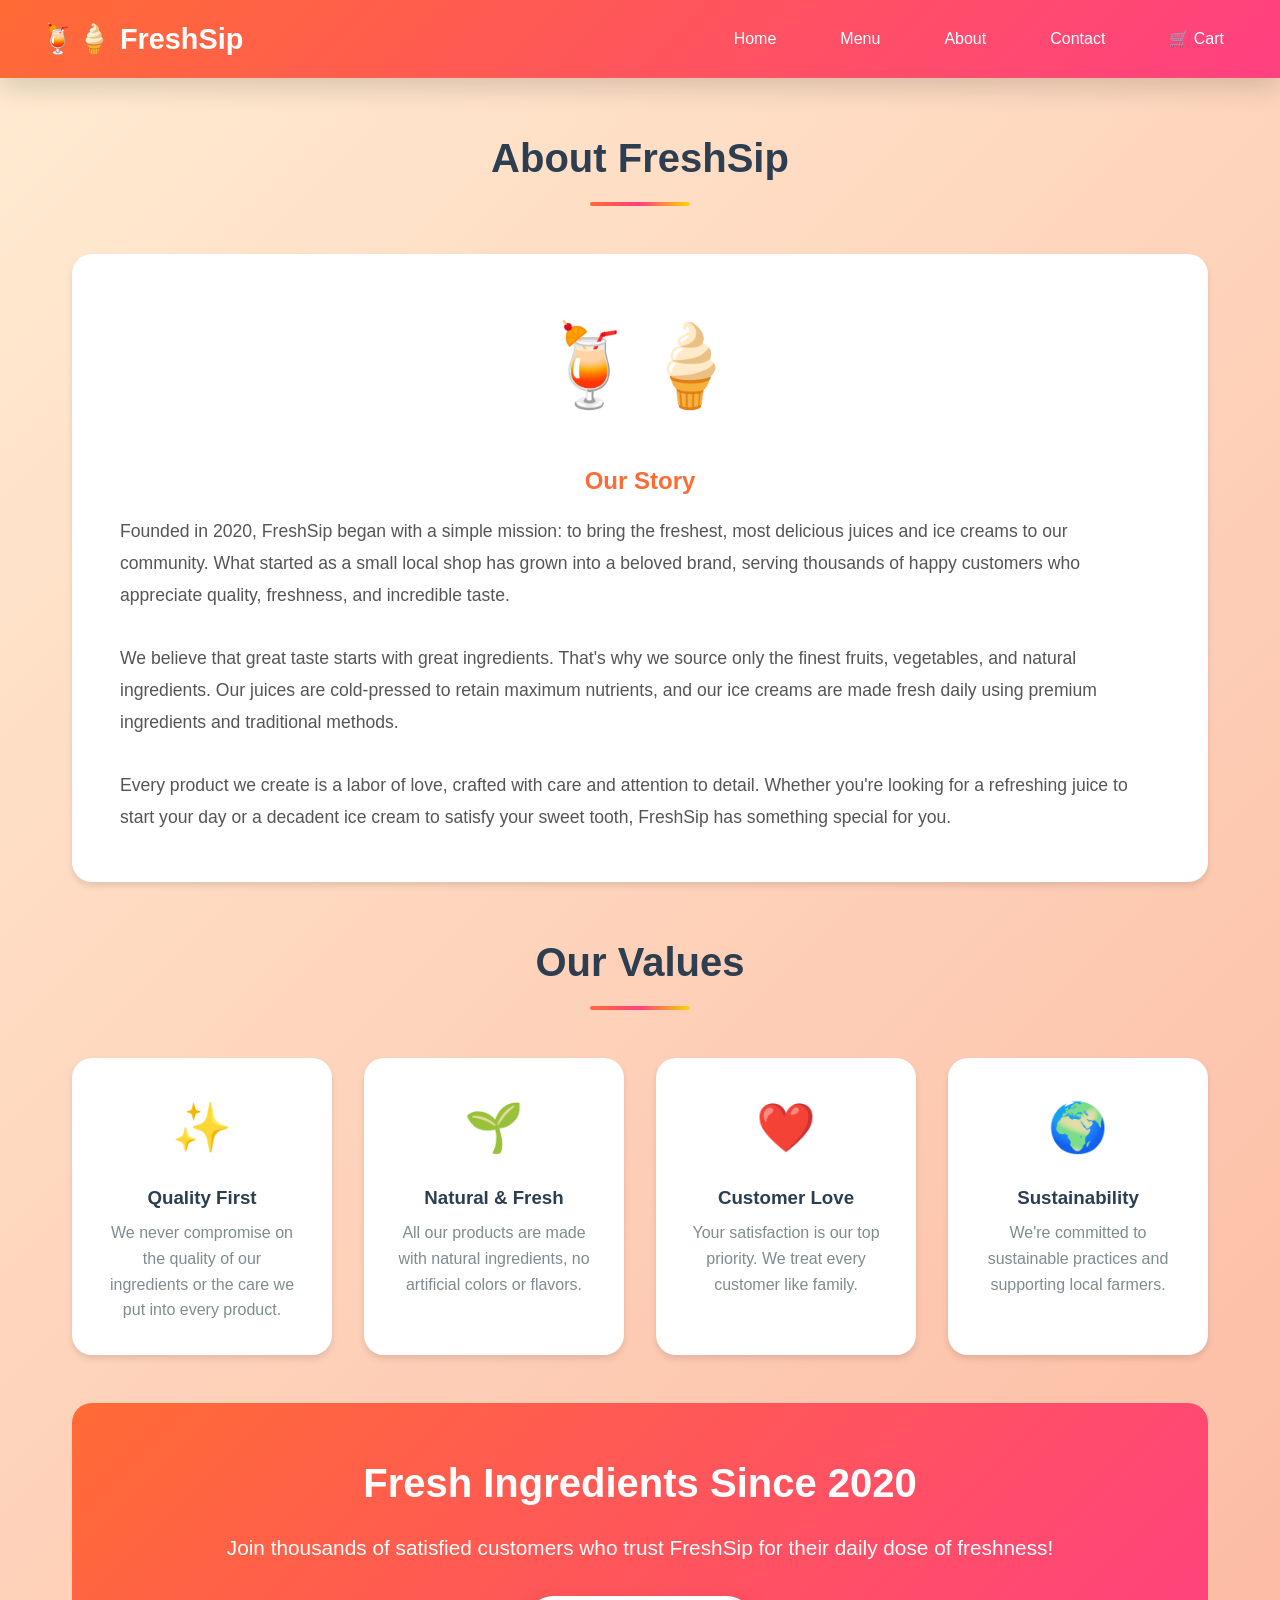
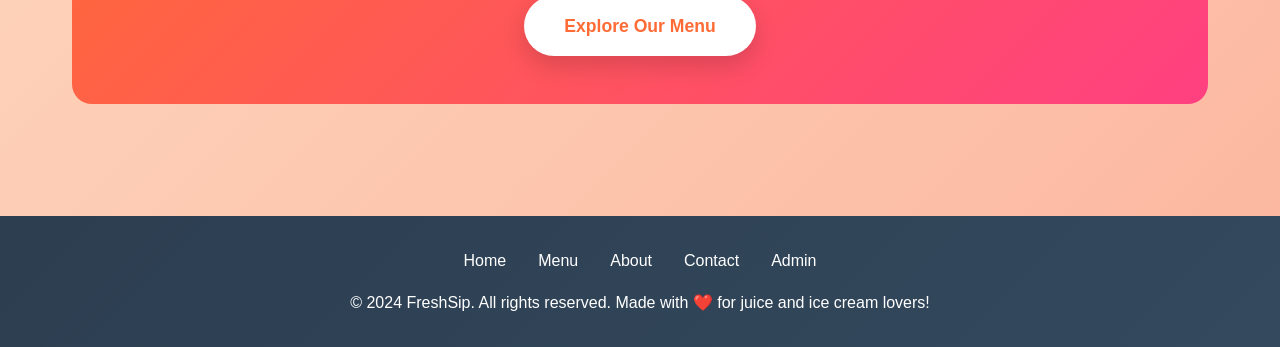
<file: Jucie app/about.html>
<!DOCTYPE html>
<html lang="en">
<head>
    <meta charset="UTF-8">
    <meta name="viewport" content="width=device-width, initial-scale=1.0">
    <title>About Us - FreshSip</title>
    <link rel="stylesheet" href="css/style.css">
</head>
<body>
    <!-- Navigation -->
    <nav class="navbar">
        <div class="nav-container">
            <a href="index.html" class="logo">🍹🍦 FreshSip</a>
            <ul class="nav-links">
                <li><a href="index.html">Home</a></li>
                <li><a href="menu.html">Menu</a></li>
                <li><a href="about.html">About</a></li>
                <li><a href="contact.html">Contact</a></li>
                <li class="cart-badge">
                    <a href="cart.html">🛒 Cart</a>
                    <span class="cart-count" id="cartCount">0</span>
                </li>
            </ul>
        </div>
    </nav>

    <div class="container">
        <h1 class="section-title">About FreshSip</h1>

        <div style="background: white; padding: 3rem; border-radius: 20px; box-shadow: var(--shadow); margin-bottom: 3rem;">
            <div style="text-align: center; margin-bottom: 2rem;">
                <span style="font-size: 5rem;">🍹🍦</span>
            </div>
            
            <h2 style="color: var(--orange); margin-bottom: 1rem; text-align: center;">Our Story</h2>
            <p style="font-size: 1.1rem; line-height: 1.8; color: #555; margin-bottom: 2rem;">
                Founded in 2020, FreshSip began with a simple mission: to bring the freshest, most delicious juices 
                and ice creams to our community. What started as a small local shop has grown into a beloved brand, 
                serving thousands of happy customers who appreciate quality, freshness, and incredible taste.
            </p>
            
            <p style="font-size: 1.1rem; line-height: 1.8; color: #555; margin-bottom: 2rem;">
                We believe that great taste starts with great ingredients. That's why we source only the finest 
                fruits, vegetables, and natural ingredients. Our juices are cold-pressed to retain maximum nutrients, 
                and our ice creams are made fresh daily using premium ingredients and traditional methods.
            </p>

            <p style="font-size: 1.1rem; line-height: 1.8; color: #555;">
                Every product we create is a labor of love, crafted with care and attention to detail. Whether 
                you're looking for a refreshing juice to start your day or a decadent ice cream to satisfy your 
                sweet tooth, FreshSip has something special for you.
            </p>
        </div>

        <h2 class="section-title">Our Values</h2>
        <div class="features">
            <div class="feature-card">
                <div class="feature-icon">✨</div>
                <h3>Quality First</h3>
                <p>We never compromise on the quality of our ingredients or the care we put into every product.</p>
            </div>
            <div class="feature-card">
                <div class="feature-icon">🌱</div>
                <h3>Natural & Fresh</h3>
                <p>All our products are made with natural ingredients, no artificial colors or flavors.</p>
            </div>
            <div class="feature-card">
                <div class="feature-icon">❤️</div>
                <h3>Customer Love</h3>
                <p>Your satisfaction is our top priority. We treat every customer like family.</p>
            </div>
            <div class="feature-card">
                <div class="feature-icon">🌍</div>
                <h3>Sustainability</h3>
                <p>We're committed to sustainable practices and supporting local farmers.</p>
            </div>
        </div>

        <div style="background: linear-gradient(135deg, var(--orange), var(--pink)); padding: 3rem; border-radius: 20px; text-align: center; color: white; margin-top: 3rem;">
            <h2 style="font-size: 2.5rem; margin-bottom: 1rem;">Fresh Ingredients Since 2020</h2>
            <p style="font-size: 1.3rem; margin-bottom: 2rem;">Join thousands of satisfied customers who trust FreshSip for their daily dose of freshness!</p>
            <a href="menu.html" class="btn" style="background: white; color: var(--orange);">Explore Our Menu</a>
        </div>
    </div>

    <!-- Footer -->
    <footer class="footer">
        <div class="footer-links">
            <a href="index.html">Home</a>
            <a href="menu.html">Menu</a>
            <a href="about.html">About</a>
            <a href="contact.html">Contact</a>
            <a href="admin.html">Admin</a>
        </div>
        <p>&copy; 2024 FreshSip. All rights reserved. Made with ❤️ for juice and ice cream lovers!</p>
    </footer>

    <script src="js/cart.js"></script>
    <script src="js/main.js"></script>
</body>
</html>
</file>
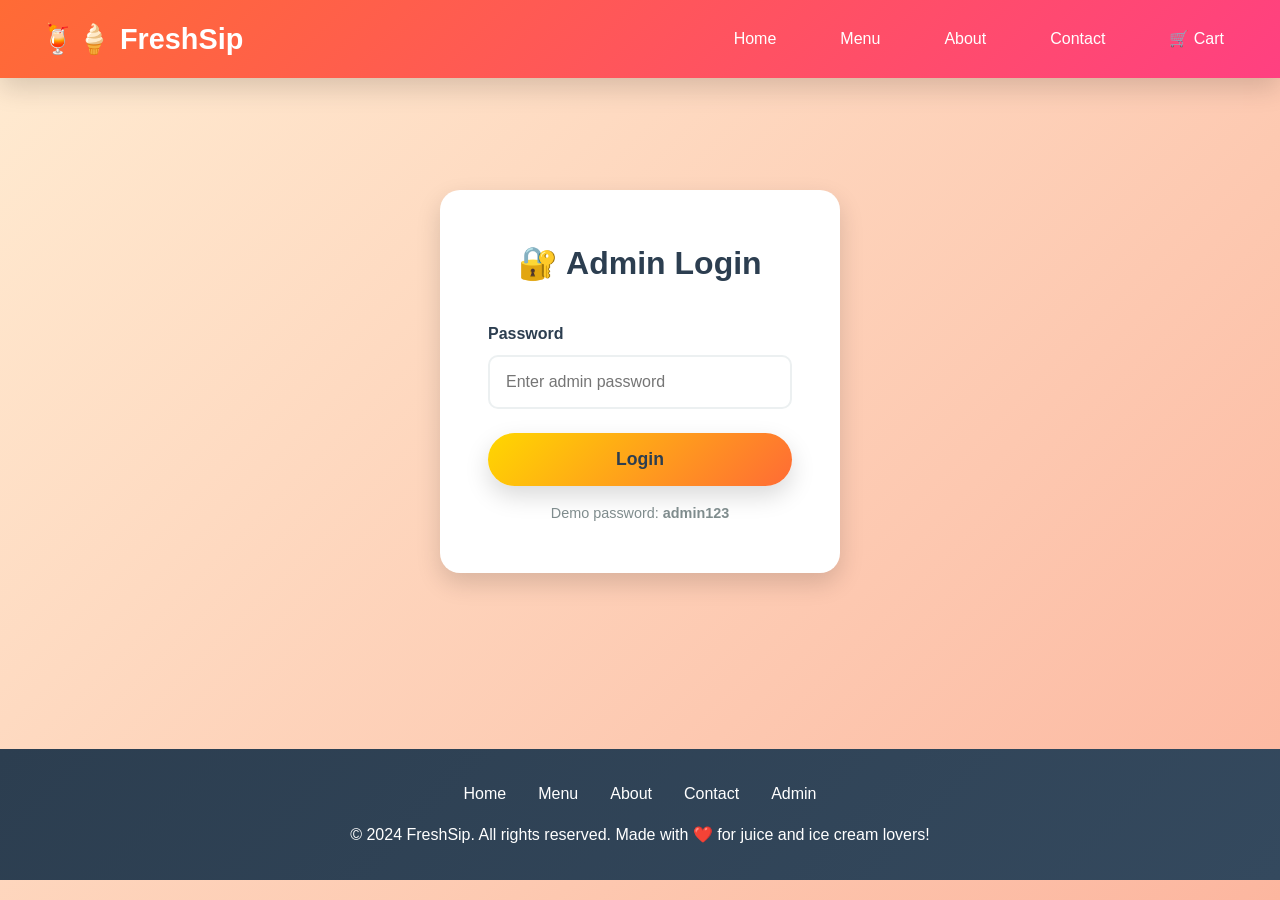
<file: Jucie app/admin.html>
<!DOCTYPE html>
<html lang="en">
<head>
    <meta charset="UTF-8">
    <meta name="viewport" content="width=device-width, initial-scale=1.0">
    <title>Admin Dashboard - FreshSip</title>
    <link rel="stylesheet" href="css/style.css">
</head>
<body>
    <!-- Navigation -->
    <nav class="navbar">
        <div class="nav-container">
            <a href="index.html" class="logo">🍹🍦 FreshSip</a>
            <ul class="nav-links">
                <li><a href="index.html">Home</a></li>
                <li><a href="menu.html">Menu</a></li>
                <li><a href="about.html">About</a></li>
                <li><a href="contact.html">Contact</a></li>
                <li class="cart-badge">
                    <a href="cart.html">🛒 Cart</a>
                    <span class="cart-count" id="cartCount">0</span>
                </li>
            </ul>
        </div>
    </nav>

    <div class="container">
        <!-- Login Screen -->
        <div id="loginScreen">
            <div style="max-width: 400px; margin: 4rem auto; background: white; padding: 3rem; border-radius: 20px; box-shadow: var(--shadow-lg);">
                <h1 style="text-align: center; color: var(--dark); margin-bottom: 2rem;">🔐 Admin Login</h1>
                <form id="loginForm">
                    <div class="form-group">
                        <label for="adminPassword">Password</label>
                        <input type="password" id="adminPassword" placeholder="Enter admin password" required>
                    </div>
                    <button type="submit" class="btn" style="width: 100%;">Login</button>
                    <p style="text-align: center; margin-top: 1rem; color: #7f8c8d; font-size: 0.9rem;">
                        Demo password: <strong>admin123</strong>
                    </p>
                </form>
            </div>
        </div>

        <!-- Admin Dashboard -->
        <div id="adminDashboard" style="display: none;">
            <div style="display: flex; justify-content: space-between; align-items: center; margin-bottom: 2rem;">
                <h1 class="section-title" style="margin: 0;">Admin Dashboard</h1>
                <button onclick="logout()" class="btn btn-secondary">Logout</button>
            </div>

            <!-- Tabs -->
            <div class="filter-tabs" style="margin-bottom: 2rem;">
                <button class="tab-btn active" onclick="showTab('products')">📦 Products</button>
                <button class="tab-btn" onclick="showTab('orders')">📋 Orders</button>
                <button class="tab-btn" onclick="showTab('contacts')">📧 Messages</button>
            </div>

            <!-- Products Tab -->
            <div id="productsTab" class="admin-tab">
                <div style="background: white; padding: 2rem; border-radius: 20px; box-shadow: var(--shadow); margin-bottom: 2rem;">
                    <h2 style="margin-bottom: 1.5rem; color: var(--dark);">Add New Product</h2>
                    <form id="addProductForm" style="display: grid; grid-template-columns: repeat(auto-fit, minmax(200px, 1fr)); gap: 1rem;">
                        <div class="form-group" style="margin: 0;">
                            <label>Product Name</label>
                            <input type="text" name="name" required>
                        </div>
                        <div class="form-group" style="margin: 0;">
                            <label>Category</label>
                            <select name="category" required>
                                <option value="juice">Juice</option>
                                <option value="icecream">Ice Cream</option>
                            </select>
                        </div>
                        <div class="form-group" style="margin: 0;">
                            <label>Price ($)</label>
                            <input type="number" name="price" step="0.01" min="0" required>
                        </div>
                        <div class="form-group" style="margin: 0;">
                            <label>Emoji</label>
                            <input type="text" name="emoji" placeholder="🍹" required>
                        </div>
                        <div class="form-group" style="margin: 0; grid-column: 1 / -1;">
                            <label>Description</label>
                            <input type="text" name="description" required>
                        </div>
                        <button type="submit" class="btn" style="grid-column: 1 / -1;">Add Product</button>
                    </form>
                </div>

                <div class="admin-table">
                    <h2 style="padding: 1.5rem; margin: 0; background: linear-gradient(135deg, var(--orange), var(--pink)); color: white; border-radius: 20px 20px 0 0;">
                        Product List
                    </h2>
                    <div id="productsTableContainer" style="overflow-x: auto;">
                        <div class="loading" style="padding: 2rem;">Loading products...</div>
                    </div>
                </div>
            </div>

            <!-- Orders Tab -->
            <div id="ordersTab" class="admin-tab" style="display: none;">
                <div class="admin-table">
                    <h2 style="padding: 1.5rem; margin: 0; background: linear-gradient(135deg, var(--green), var(--pink)); color: white; border-radius: 20px 20px 0 0;">
                        Orders List
                    </h2>
                    <div id="ordersTableContainer" style="overflow-x: auto;">
                        <div class="loading" style="padding: 2rem;">Loading orders...</div>
                    </div>
                </div>
            </div>

            <!-- Contacts Tab -->
            <div id="contactsTab" class="admin-tab" style="display: none;">
                <div class="admin-table">
                    <h2 style="padding: 1.5rem; margin: 0; background: linear-gradient(135deg, var(--yellow), var(--pink)); color: white; border-radius: 20px 20px 0 0;">
                        Contact Messages
                    </h2>
                    <div id="contactsTableContainer" style="overflow-x: auto;">
                        <div class="loading" style="padding: 2rem;">Loading messages...</div>
                    </div>
                </div>
            </div>
        </div>
    </div>

    <!-- Footer -->
    <footer class="footer">
        <div class="footer-links">
            <a href="index.html">Home</a>
            <a href="menu.html">Menu</a>
            <a href="about.html">About</a>
            <a href="contact.html">Contact</a>
            <a href="admin.html">Admin</a>
        </div>
        <p>&copy; 2024 FreshSip. All rights reserved. Made with ❤️ for juice and ice cream lovers!</p>
    </footer>

    <script src="js/cart.js"></script>
    <script src="js/main.js"></script>
    <script>
        const ADMIN_PASSWORD = 'admin123';
        
        // Check if already logged in
        if (localStorage.getItem('adminLoggedIn') === 'true') {
            showDashboard();
        }

        // Handle login
        document.getElementById('loginForm').addEventListener('submit', function(e) {
            e.preventDefault();
            const password = document.getElementById('adminPassword').value;
            
            if (password === ADMIN_PASSWORD) {
                localStorage.setItem('adminLoggedIn', 'true');
                showDashboard();
            } else {
                alert('Incorrect password!');
            }
        });

        function showDashboard() {
            document.getElementById('loginScreen').style.display = 'none';
            document.getElementById('adminDashboard').style.display = 'block';
            loadProducts();
            loadOrders();
            loadContacts();
        }

        function logout() {
            localStorage.removeItem('adminLoggedIn');
            location.reload();
        }

        function showTab(tabName) {
            // Hide all tabs
            document.querySelectorAll('.admin-tab').forEach(tab => tab.style.display = 'none');
            
            // Remove active class from all buttons
            document.querySelectorAll('.filter-tabs .tab-btn').forEach(btn => btn.classList.remove('active'));
            
            // Show selected tab
            document.getElementById(tabName + 'Tab').style.display = 'block';
            event.target.classList.add('active');
        }

        // Load Products
        async function loadProducts() {
            try {
                const response = await fetch('tables/products?limit=100');
                const data = await response.json();
                
                const container = document.getElementById('productsTableContainer');
                
                if (data.data && data.data.length > 0) {
                    container.innerHTML = `
                        <table>
                            <thead>
                                <tr>
                                    <th>Emoji</th>
                                    <th>Name</th>
                                    <th>Category</th>
                                    <th>Price</th>
                                    <th>Description</th>
                                    <th>Actions</th>
                                </tr>
                            </thead>
                            <tbody>
                                ${data.data.map(product => `
                                    <tr>
                                        <td style="font-size: 2rem;">${product.emoji}</td>
                                        <td>${product.name}</td>
                                        <td style="text-transform: capitalize;">${product.category}</td>
                                        <td>${formatCurrency(product.price)}</td>
                                        <td>${product.description}</td>
                                        <td>
                                            <button class="delete-btn" onclick="deleteProduct('${product.id}')">Delete</button>
                                        </td>
                                    </tr>
                                `).join('')}
                            </tbody>
                        </table>
                    `;
                } else {
                    container.innerHTML = '<p style="padding: 2rem; text-align: center;">No products found.</p>';
                }
            } catch (error) {
                console.error('Error loading products:', error);
            }
        }

        // Add Product
        document.getElementById('addProductForm').addEventListener('submit', async function(e) {
            e.preventDefault();
            
            const formData = new FormData(e.target);
            const productData = Object.fromEntries(formData.entries());
            productData.price = parseFloat(productData.price);

            try {
                const response = await fetch('tables/products', {
                    method: 'POST',
                    headers: { 'Content-Type': 'application/json' },
                    body: JSON.stringify(productData)
                });

                if (response.ok) {
                    showNotification('✅ Product added successfully!');
                    e.target.reset();
                    loadProducts();
                } else {
                    alert('Error adding product');
                }
            } catch (error) {
                console.error('Error adding product:', error);
                alert('Error adding product');
            }
        });

        // Delete Product
        async function deleteProduct(id) {
            if (!confirm('Are you sure you want to delete this product?')) return;

            try {
                const response = await fetch(`tables/products/${id}`, {
                    method: 'DELETE'
                });

                if (response.ok) {
                    showNotification('✅ Product deleted successfully!');
                    loadProducts();
                } else {
                    alert('Error deleting product');
                }
            } catch (error) {
                console.error('Error deleting product:', error);
                alert('Error deleting product');
            }
        }

        // Load Orders
        async function loadOrders() {
            try {
                const response = await fetch('tables/orders?limit=100&sort=-created_at');
                const data = await response.json();
                
                const container = document.getElementById('ordersTableContainer');
                
                if (data.data && data.data.length > 0) {
                    container.innerHTML = `
                        <table>
                            <thead>
                                <tr>
                                    <th>Order #</th>
                                    <th>Customer</th>
                                    <th>Email</th>
                                    <th>Phone</th>
                                    <th>Type</th>
                                    <th>Total</th>
                                    <th>Status</th>
                                    <th>Date</th>
                                    <th>Actions</th>
                                </tr>
                            </thead>
                            <tbody>
                                ${data.data.map(order => `
                                    <tr>
                                        <td><strong>${order.orderNumber}</strong></td>
                                        <td>${order.customerName}</td>
                                        <td>${order.customerEmail}</td>
                                        <td>${order.customerPhone}</td>
                                        <td>${order.orderType}</td>
                                        <td><strong>${formatCurrency(order.total)}</strong></td>
                                        <td><span style="background: var(--yellow); padding: 0.3rem 0.8rem; border-radius: 15px; font-size: 0.85rem;">${order.status}</span></td>
                                        <td>${formatDate(order.created_at)}</td>
                                        <td>
                                            <button class="delete-btn" onclick="deleteOrder('${order.id}')">Delete</button>
                                        </td>
                                    </tr>
                                `).join('')}
                            </tbody>
                        </table>
                    `;
                } else {
                    container.innerHTML = '<p style="padding: 2rem; text-align: center;">No orders yet.</p>';
                }
            } catch (error) {
                console.error('Error loading orders:', error);
            }
        }

        // Delete Order
        async function deleteOrder(id) {
            if (!confirm('Are you sure you want to delete this order?')) return;

            try {
                const response = await fetch(`tables/orders/${id}`, {
                    method: 'DELETE'
                });

                if (response.ok) {
                    showNotification('✅ Order deleted successfully!');
                    loadOrders();
                } else {
                    alert('Error deleting order');
                }
            } catch (error) {
                console.error('Error deleting order:', error);
                alert('Error deleting order');
            }
        }

        // Load Contacts
        async function loadContacts() {
            try {
                const response = await fetch('tables/contacts?limit=100&sort=-created_at');
                const data = await response.json();
                
                const container = document.getElementById('contactsTableContainer');
                
                if (data.data && data.data.length > 0) {
                    container.innerHTML = `
                        <table>
                            <thead>
                                <tr>
                                    <th>Name</th>
                                    <th>Email</th>
                                    <th>Message</th>
                                    <th>Date</th>
                                    <th>Actions</th>
                                </tr>
                            </thead>
                            <tbody>
                                ${data.data.map(contact => `
                                    <tr>
                                        <td><strong>${contact.name}</strong></td>
                                        <td>${contact.email}</td>
                                        <td>${contact.message}</td>
                                        <td>${formatDate(contact.created_at)}</td>
                                        <td>
                                            <button class="delete-btn" onclick="deleteContact('${contact.id}')">Delete</button>
                                        </td>
                                    </tr>
                                `).join('')}
                            </tbody>
                        </table>
                    `;
                } else {
                    container.innerHTML = '<p style="padding: 2rem; text-align: center;">No messages yet.</p>';
                }
            } catch (error) {
                console.error('Error loading contacts:', error);
            }
        }

        // Delete Contact
        async function deleteContact(id) {
            if (!confirm('Are you sure you want to delete this message?')) return;

            try {
                const response = await fetch(`tables/contacts/${id}`, {
                    method: 'DELETE'
                });

                if (response.ok) {
                    showNotification('✅ Message deleted successfully!');
                    loadContacts();
                } else {
                    alert('Error deleting message');
                }
            } catch (error) {
                console.error('Error deleting message:', error);
                alert('Error deleting message');
            }
        }
    </script>
</body>
</html>
</file>
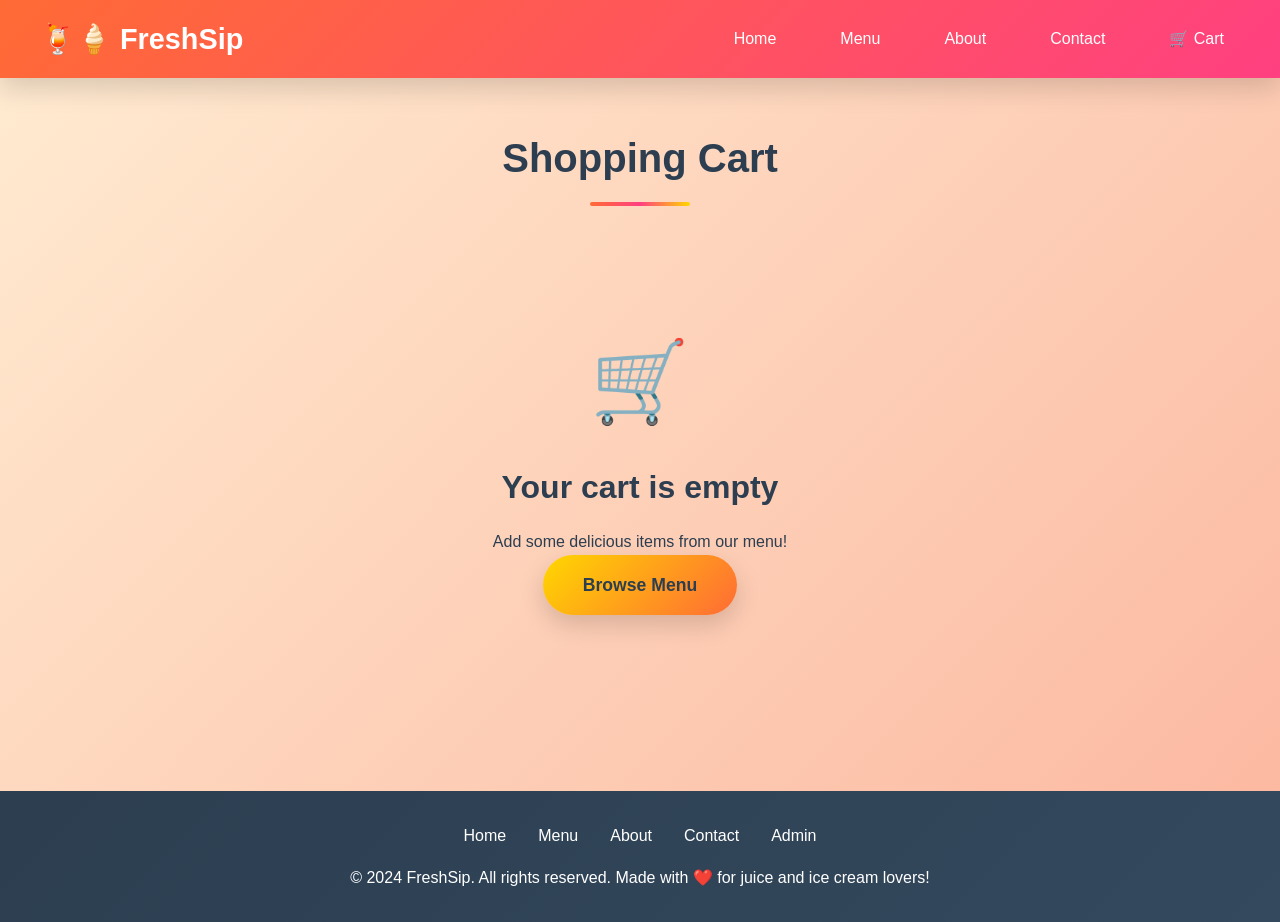
<file: Jucie app/cart.html>
<!DOCTYPE html>
<html lang="en">
<head>
    <meta charset="UTF-8">
    <meta name="viewport" content="width=device-width, initial-scale=1.0">
    <title>Shopping Cart - FreshSip</title>
    <link rel="stylesheet" href="css/style.css">
</head>
<body>
    <!-- Navigation -->
    <nav class="navbar">
        <div class="nav-container">
            <a href="index.html" class="logo">🍹🍦 FreshSip</a>
            <ul class="nav-links">
                <li><a href="index.html">Home</a></li>
                <li><a href="menu.html">Menu</a></li>
                <li><a href="about.html">About</a></li>
                <li><a href="contact.html">Contact</a></li>
                <li class="cart-badge">
                    <a href="cart.html">🛒 Cart</a>
                    <span class="cart-count" id="cartCount">0</span>
                </li>
            </ul>
        </div>
    </nav>

    <div class="container">
        <h1 class="section-title">Shopping Cart</h1>

        <div id="cartContent">
            <!-- Cart items will be loaded here -->
        </div>
    </div>

    <!-- Footer -->
    <footer class="footer">
        <div class="footer-links">
            <a href="index.html">Home</a>
            <a href="menu.html">Menu</a>
            <a href="about.html">About</a>
            <a href="contact.html">Contact</a>
            <a href="admin.html">Admin</a>
        </div>
        <p>&copy; 2024 FreshSip. All rights reserved. Made with ❤️ for juice and ice cream lovers!</p>
    </footer>

    <script src="js/cart.js"></script>
    <script src="js/main.js"></script>
    <script>
        function loadCart() {
            const cart = getCart();
            const container = document.getElementById('cartContent');

            if (cart.length === 0) {
                container.innerHTML = `
                    <div class="empty-state">
                        <div class="empty-icon">🛒</div>
                        <h2>Your cart is empty</h2>
                        <p>Add some delicious items from our menu!</p>
                        <a href="menu.html" class="btn">Browse Menu</a>
                    </div>
                `;
                return;
            }

            const totals = calculateTotals();

            container.innerHTML = `
                <div class="cart-items">
                    ${cart.map(item => `
                        <div class="cart-item">
                            <div class="cart-item-info">
                                <div class="product-emoji">${item.emoji}</div>
                                <div class="cart-item-name">${item.name}</div>
                                <div class="cart-item-price">${formatCurrency(item.price)}</div>
                            </div>
                            <div class="quantity-controls">
                                <button class="qty-btn" onclick="updateQuantity('${item.id}', -1)">-</button>
                                <span class="quantity">${item.quantity}</span>
                                <button class="qty-btn" onclick="updateQuantity('${item.id}', 1)">+</button>
                            </div>
                            <div>
                                <div style="font-weight: bold; margin-bottom: 0.5rem;">
                                    ${formatCurrency(item.price * item.quantity)}
                                </div>
                                <button class="remove-btn" onclick="removeFromCart('${item.id}')">
                                    Remove
                                </button>
                            </div>
                        </div>
                    `).join('')}
                </div>

                <div class="order-summary">
                    <h2 style="margin-bottom: 1.5rem; color: var(--dark);">Order Summary</h2>
                    <div class="summary-row">
                        <span>Subtotal:</span>
                        <span>${formatCurrency(totals.subtotal)}</span>
                    </div>
                    <div class="summary-row">
                        <span>Tax (8%):</span>
                        <span>${formatCurrency(totals.tax)}</span>
                    </div>
                    <div class="summary-row total">
                        <span>Total:</span>
                        <span>${formatCurrency(totals.total)}</span>
                    </div>
                    <a href="checkout.html" class="btn" style="width: 100%; margin-top: 1.5rem; text-align: center;">
                        Proceed to Checkout
                    </a>
                    <button onclick="if(confirm('Clear all items from cart?')) { clearCart(); loadCart(); }" 
                            class="btn btn-secondary" style="width: 100%; margin-top: 1rem;">
                        Clear Cart
                    </button>
                </div>
            `;
        }

        // Load cart on page load
        loadCart();
    </script>
</body>
</html>
</file>
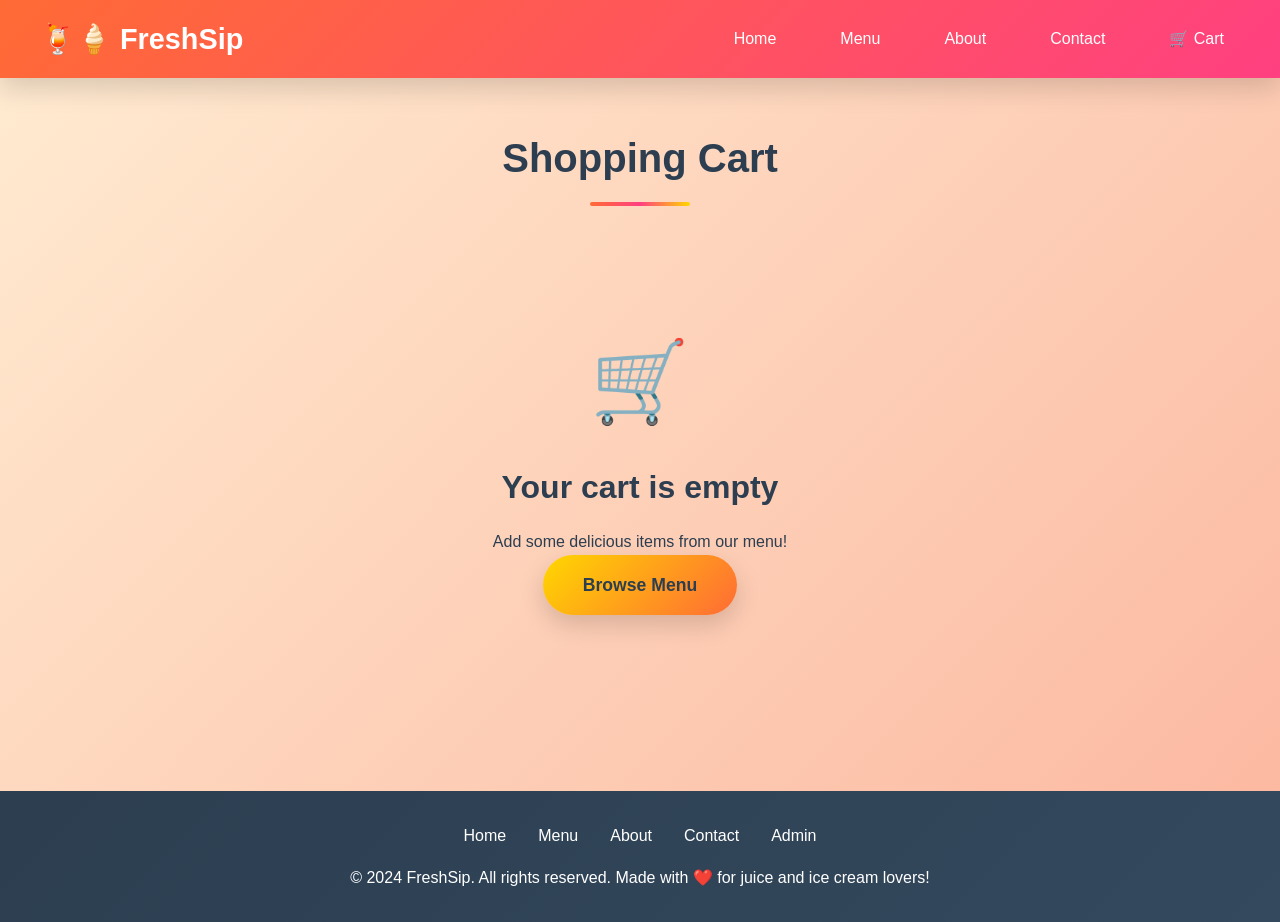
<file: Jucie app/checkout.html>
<!DOCTYPE html>
<html lang="en">
<head>
    <meta charset="UTF-8">
    <meta name="viewport" content="width=device-width, initial-scale=1.0">
    <title>Checkout - FreshSip</title>
    <link rel="stylesheet" href="css/style.css">
</head>
<body>
    <!-- Navigation -->
    <nav class="navbar">
        <div class="nav-container">
            <a href="index.html" class="logo">🍹🍦 FreshSip</a>
            <ul class="nav-links">
                <li><a href="index.html">Home</a></li>
                <li><a href="menu.html">Menu</a></li>
                <li><a href="about.html">About</a></li>
                <li><a href="contact.html">Contact</a></li>
                <li class="cart-badge">
                    <a href="cart.html">🛒 Cart</a>
                    <span class="cart-count" id="cartCount">0</span>
                </li>
            </ul>
        </div>
    </nav>

    <div class="container">
        <h1 class="section-title">Checkout</h1>

        <div id="checkoutContent" style="display: grid; grid-template-columns: 1fr 1fr; gap: 2rem; align-items: start;">
            <!-- Left Column: Customer Form -->
            <div style="background: white; padding: 2rem; border-radius: 20px; box-shadow: var(--shadow);">
                <h2 style="margin-bottom: 1.5rem; color: var(--dark);">Customer Information</h2>
                <form id="checkoutForm">
                    <div class="form-group">
                        <label for="customerName">Full Name *</label>
                        <input type="text" id="customerName" name="customerName" required>
                    </div>
                    
                    <div class="form-group">
                        <label for="customerEmail">Email *</label>
                        <input type="email" id="customerEmail" name="customerEmail" required>
                    </div>
                    
                    <div class="form-group">
                        <label for="customerPhone">Phone Number *</label>
                        <input type="tel" id="customerPhone" name="customerPhone" required>
                    </div>
                    
                    <div class="form-group">
                        <label for="address">Address *</label>
                        <input type="text" id="address" name="address" required>
                    </div>
                    
                    <div class="form-group">
                        <label for="city">City *</label>
                        <input type="text" id="city" name="city" required>
                    </div>
                    
                    <div class="form-group">
                        <label for="orderType">Order Type *</label>
                        <select id="orderType" name="orderType" required>
                            <option value="Delivery">Delivery</option>
                            <option value="Pickup">Pickup</option>
                        </select>
                    </div>

                    <button type="submit" class="btn" style="width: 100%;">
                        Place Order 🎉
                    </button>
                </form>
            </div>

            <!-- Right Column: Order Summary -->
            <div id="orderSummarySection">
                <!-- Will be loaded dynamically -->
            </div>
        </div>

        <!-- Success Modal (hidden by default) -->
        <div id="successModal" style="display: none;">
            <!-- Will show after successful order -->
        </div>
    </div>

    <!-- Footer -->
    <footer class="footer">
        <div class="footer-links">
            <a href="index.html">Home</a>
            <a href="menu.html">Menu</a>
            <a href="about.html">About</a>
            <a href="contact.html">Contact</a>
            <a href="admin.html">Admin</a>
        </div>
        <p>&copy; 2024 FreshSip. All rights reserved. Made with ❤️ for juice and ice cream lovers!</p>
    </footer>

    <script src="js/cart.js"></script>
    <script src="js/main.js"></script>
    <script>
        // Load order summary on page load
        function loadOrderSummary() {
            const cart = getCart();
            const container = document.getElementById('orderSummarySection');

            if (cart.length === 0) {
                window.location.href = 'cart.html';
                return;
            }

            const totals = calculateTotals();

            container.innerHTML = `
                <div class="order-summary">
                    <h2 style="margin-bottom: 1.5rem; color: var(--dark);">Order Summary</h2>
                    
                    <div style="max-height: 300px; overflow-y: auto; margin-bottom: 1.5rem;">
                        ${cart.map(item => `
                            <div style="display: flex; justify-content: space-between; padding: 0.8rem 0; border-bottom: 1px solid var(--light);">
                                <div>
                                    <div>${item.emoji} ${item.name}</div>
                                    <div style="color: #7f8c8d; font-size: 0.9rem;">Qty: ${item.quantity}</div>
                                </div>
                                <div style="font-weight: bold; color: var(--orange);">
                                    ${formatCurrency(item.price * item.quantity)}
                                </div>
                            </div>
                        `).join('')}
                    </div>

                    <div class="summary-row">
                        <span>Subtotal:</span>
                        <span>${formatCurrency(totals.subtotal)}</span>
                    </div>
                    <div class="summary-row">
                        <span>Tax (8%):</span>
                        <span>${formatCurrency(totals.tax)}</span>
                    </div>
                    <div class="summary-row total">
                        <span>Total:</span>
                        <span>${formatCurrency(totals.total)}</span>
                    </div>
                </div>
            `;
        }

        // Handle form submission
        document.getElementById('checkoutForm').addEventListener('submit', async function(e) {
            e.preventDefault();

            // Get form data
            const formData = new FormData(e.target);
            const customerData = Object.fromEntries(formData.entries());

            // Validate
            if (!validateEmail(customerData.customerEmail)) {
                alert('Please enter a valid email address');
                return;
            }

            if (!validatePhone(customerData.customerPhone)) {
                alert('Please enter a valid phone number');
                return;
            }

            // Get cart and totals
            const cart = getCart();
            const totals = calculateTotals();
            const orderNumber = generateOrderNumber();

            // Prepare order data
            const orderData = {
                orderNumber: orderNumber,
                customerName: customerData.customerName,
                customerEmail: customerData.customerEmail,
                customerPhone: customerData.customerPhone,
                address: customerData.address,
                city: customerData.city,
                orderType: customerData.orderType,
                items: JSON.stringify(cart),
                subtotal: totals.subtotal,
                tax: totals.tax,
                total: totals.total,
                status: 'Pending'
            };

            try {
                // Submit order to API
                const response = await fetch('tables/orders', {
                    method: 'POST',
                    headers: { 'Content-Type': 'application/json' },
                    body: JSON.stringify(orderData)
                });

                if (response.ok) {
                    // Clear cart
                    clearCart();

                    // Show success message
                    showSuccessMessage(orderNumber, totals.total);
                } else {
                    alert('Error placing order. Please try again.');
                }
            } catch (error) {
                console.error('Error placing order:', error);
                alert('Error placing order. Please try again.');
            }
        });

        function showSuccessMessage(orderNumber, total) {
            document.getElementById('checkoutContent').style.display = 'none';
            
            const successModal = document.getElementById('successModal');
            successModal.style.display = 'block';
            successModal.innerHTML = `
                <div class="success-message">
                    <div class="success-icon">🎉</div>
                    <h2>Order Placed Successfully!</h2>
                    <p>Your order number is: <strong>${orderNumber}</strong></p>
                    <p>Total amount: <strong>${formatCurrency(total)}</strong></p>
                    <p>We'll prepare your order right away!</p>
                    <p>A confirmation email will be sent to you shortly.</p>
                    <div style="margin-top: 2rem;">
                        <a href="index.html" class="btn">Back to Home</a>
                        <a href="menu.html" class="btn btn-secondary" style="margin-left: 1rem;">Order More</a>
                    </div>
                </div>
            `;

            scrollToTop();
        }

        // Load order summary
        loadOrderSummary();

        // Responsive layout
        function updateLayout() {
            const content = document.getElementById('checkoutContent');
            if (window.innerWidth <= 768) {
                content.style.gridTemplateColumns = '1fr';
            } else {
                content.style.gridTemplateColumns = '1fr 1fr';
            }
        }

        window.addEventListener('resize', updateLayout);
        updateLayout();
    </script>
</body>
</html>
</file>
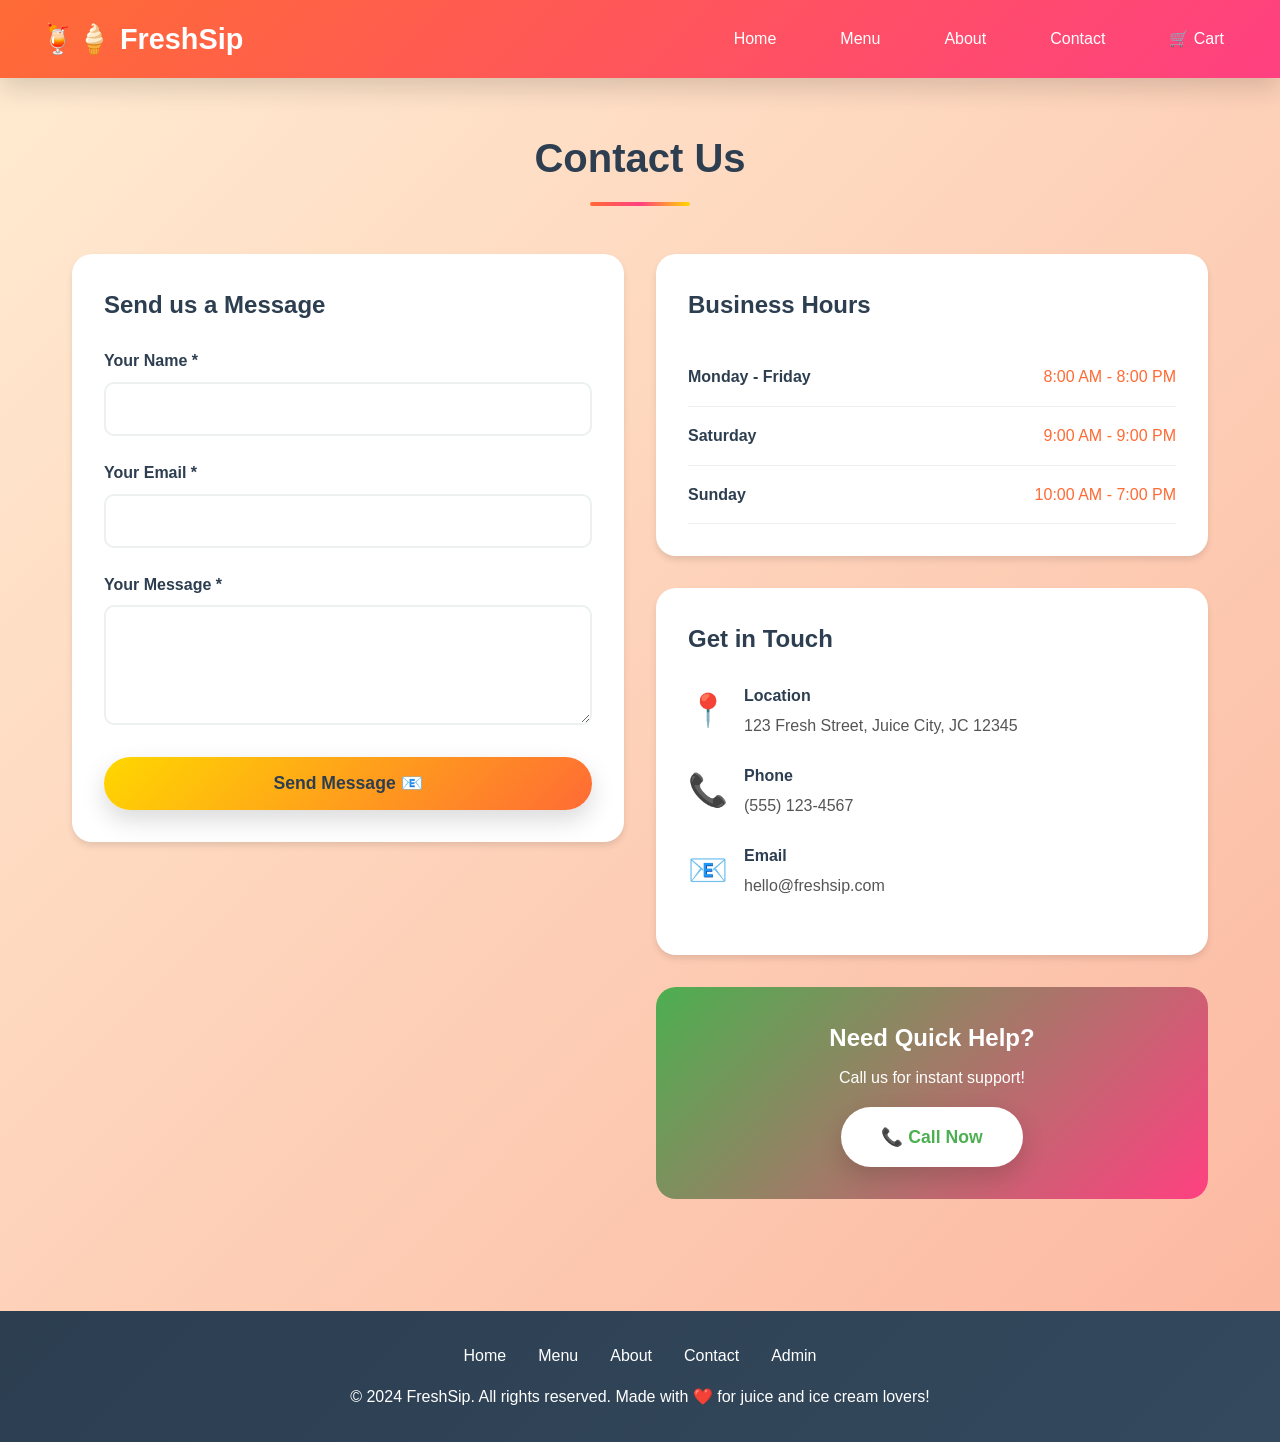
<file: Jucie app/contact.html>
<!DOCTYPE html>
<html lang="en">
<head>
    <meta charset="UTF-8">
    <meta name="viewport" content="width=device-width, initial-scale=1.0">
    <title>Contact Us - FreshSip</title>
    <link rel="stylesheet" href="css/style.css">
</head>
<body>
    <!-- Navigation -->
    <nav class="navbar">
        <div class="nav-container">
            <a href="index.html" class="logo">🍹🍦 FreshSip</a>
            <ul class="nav-links">
                <li><a href="index.html">Home</a></li>
                <li><a href="menu.html">Menu</a></li>
                <li><a href="about.html">About</a></li>
                <li><a href="contact.html">Contact</a></li>
                <li class="cart-badge">
                    <a href="cart.html">🛒 Cart</a>
                    <span class="cart-count" id="cartCount">0</span>
                </li>
            </ul>
        </div>
    </nav>

    <div class="container">
        <h1 class="section-title">Contact Us</h1>

        <div style="display: grid; grid-template-columns: 1fr 1fr; gap: 2rem; align-items: start;" id="contactContainer">
            <!-- Left: Contact Form -->
            <div style="background: white; padding: 2rem; border-radius: 20px; box-shadow: var(--shadow);">
                <h2 style="color: var(--dark); margin-bottom: 1.5rem;">Send us a Message</h2>
                <form id="contactForm">
                    <div class="form-group">
                        <label for="name">Your Name *</label>
                        <input type="text" id="name" name="name" required>
                    </div>
                    
                    <div class="form-group">
                        <label for="email">Your Email *</label>
                        <input type="email" id="email" name="email" required>
                    </div>
                    
                    <div class="form-group">
                        <label for="message">Your Message *</label>
                        <textarea id="message" name="message" required></textarea>
                    </div>

                    <button type="submit" class="btn" style="width: 100%;">
                        Send Message 📧
                    </button>
                </form>

                <div id="formSuccess" style="display: none; margin-top: 1.5rem;">
                    <div class="success-message">
                        <div class="success-icon">✅</div>
                        <h3>Message Sent Successfully!</h3>
                        <p>We'll get back to you as soon as possible.</p>
                    </div>
                </div>
            </div>

            <!-- Right: Contact Information -->
            <div>
                <div style="background: white; padding: 2rem; border-radius: 20px; box-shadow: var(--shadow); margin-bottom: 2rem;">
                    <h2 style="color: var(--dark); margin-bottom: 1.5rem;">Business Hours</h2>
                    <table style="width: 100%; border-collapse: collapse;">
                        <tr style="border-bottom: 1px solid var(--light);">
                            <td style="padding: 1rem 0; font-weight: bold;">Monday - Friday</td>
                            <td style="padding: 1rem 0; text-align: right; color: var(--orange);">8:00 AM - 8:00 PM</td>
                        </tr>
                        <tr style="border-bottom: 1px solid var(--light);">
                            <td style="padding: 1rem 0; font-weight: bold;">Saturday</td>
                            <td style="padding: 1rem 0; text-align: right; color: var(--orange);">9:00 AM - 9:00 PM</td>
                        </tr>
                        <tr style="border-bottom: 1px solid var(--light);">
                            <td style="padding: 1rem 0; font-weight: bold;">Sunday</td>
                            <td style="padding: 1rem 0; text-align: right; color: var(--orange);">10:00 AM - 7:00 PM</td>
                        </tr>
                    </table>
                </div>

                <div style="background: white; padding: 2rem; border-radius: 20px; box-shadow: var(--shadow); margin-bottom: 2rem;">
                    <h2 style="color: var(--dark); margin-bottom: 1.5rem;">Get in Touch</h2>
                    
                    <div style="display: flex; align-items: center; margin-bottom: 1.5rem;">
                        <span style="font-size: 2rem; margin-right: 1rem;">📍</span>
                        <div>
                            <strong style="display: block; margin-bottom: 0.3rem;">Location</strong>
                            <p style="color: #555; margin: 0;">123 Fresh Street, Juice City, JC 12345</p>
                        </div>
                    </div>

                    <div style="display: flex; align-items: center; margin-bottom: 1.5rem;">
                        <span style="font-size: 2rem; margin-right: 1rem;">📞</span>
                        <div>
                            <strong style="display: block; margin-bottom: 0.3rem;">Phone</strong>
                            <p style="color: #555; margin: 0;">(555) 123-4567</p>
                        </div>
                    </div>

                    <div style="display: flex; align-items: center; margin-bottom: 1.5rem;">
                        <span style="font-size: 2rem; margin-right: 1rem;">📧</span>
                        <div>
                            <strong style="display: block; margin-bottom: 0.3rem;">Email</strong>
                            <p style="color: #555; margin: 0;">hello@freshsip.com</p>
                        </div>
                    </div>
                </div>

                <div style="background: linear-gradient(135deg, var(--green), var(--pink)); padding: 2rem; border-radius: 20px; text-align: center; color: white;">
                    <h3 style="font-size: 1.5rem; margin-bottom: 0.5rem;">Need Quick Help?</h3>
                    <p style="margin-bottom: 1rem;">Call us for instant support!</p>
                    <a href="tel:5551234567" class="btn" style="background: white; color: var(--green);">
                        📞 Call Now
                    </a>
                </div>
            </div>
        </div>
    </div>

    <!-- Footer -->
    <footer class="footer">
        <div class="footer-links">
            <a href="index.html">Home</a>
            <a href="menu.html">Menu</a>
            <a href="about.html">About</a>
            <a href="contact.html">Contact</a>
            <a href="admin.html">Admin</a>
        </div>
        <p>&copy; 2024 FreshSip. All rights reserved. Made with ❤️ for juice and ice cream lovers!</p>
    </footer>

    <script src="js/cart.js"></script>
    <script src="js/main.js"></script>
    <script>
        // Handle contact form submission
        document.getElementById('contactForm').addEventListener('submit', async function(e) {
            e.preventDefault();

            const formData = new FormData(e.target);
            const contactData = Object.fromEntries(formData.entries());

            // Validate email
            if (!validateEmail(contactData.email)) {
                alert('Please enter a valid email address');
                return;
            }

            try {
                // Submit to API
                const response = await fetch('tables/contacts', {
                    method: 'POST',
                    headers: { 'Content-Type': 'application/json' },
                    body: JSON.stringify(contactData)
                });

                if (response.ok) {
                    // Show success message
                    document.getElementById('contactForm').style.display = 'none';
                    document.getElementById('formSuccess').style.display = 'block';
                    
                    // Reset after 5 seconds
                    setTimeout(() => {
                        document.getElementById('contactForm').reset();
                        document.getElementById('contactForm').style.display = 'block';
                        document.getElementById('formSuccess').style.display = 'none';
                    }, 5000);
                } else {
                    alert('Error sending message. Please try again.');
                }
            } catch (error) {
                console.error('Error submitting contact form:', error);
                alert('Error sending message. Please try again.');
            }
        });

        // Responsive layout
        function updateLayout() {
            const container = document.getElementById('contactContainer');
            if (window.innerWidth <= 768) {
                container.style.gridTemplateColumns = '1fr';
            } else {
                container.style.gridTemplateColumns = '1fr 1fr';
            }
        }

        window.addEventListener('resize', updateLayout);
        updateLayout();
    </script>
</body>
</html>
</file>
<file: Jucie app/css/style.css>
/* Color Variables */
:root {
    --orange: #FF6B35;
    --pink: #FF4081;
    --yellow: #FFD700;
    --green: #4CAF50;
    --dark: #2c3e50;
    --light: #ecf0f1;
    --white: #ffffff;
    --shadow: 0 4px 6px rgba(0, 0, 0, 0.1);
    --shadow-lg: 0 10px 25px rgba(0, 0, 0, 0.15);
}

/* Global Styles */
* {
    margin: 0;
    padding: 0;
    box-sizing: border-box;
}

body {
    font-family: 'Segoe UI', Tahoma, Geneva, Verdana, sans-serif;
    background: linear-gradient(135deg, #ffecd2 0%, #fcb69f 100%);
    color: var(--dark);
    line-height: 1.6;
    min-height: 100vh;
}

/* Navigation */
.navbar {
    background: linear-gradient(135deg, var(--orange) 0%, var(--pink) 100%);
    padding: 1rem 2rem;
    box-shadow: var(--shadow-lg);
    position: sticky;
    top: 0;
    z-index: 1000;
}

.nav-container {
    max-width: 1200px;
    margin: 0 auto;
    display: flex;
    justify-content: space-between;
    align-items: center;
    flex-wrap: wrap;
}

.logo {
    font-size: 1.8rem;
    font-weight: bold;
    color: var(--white);
    text-decoration: none;
    transition: transform 0.3s ease;
}

.logo:hover {
    transform: scale(1.05);
}

.nav-links {
    display: flex;
    list-style: none;
    gap: 2rem;
    align-items: center;
    flex-wrap: wrap;
}

.nav-links a {
    color: var(--white);
    text-decoration: none;
    font-weight: 500;
    transition: all 0.3s ease;
    padding: 0.5rem 1rem;
    border-radius: 20px;
}

.nav-links a:hover {
    background: rgba(255, 255, 255, 0.2);
    transform: translateY(-2px);
}

.cart-badge {
    position: relative;
}

.cart-count {
    position: absolute;
    top: -8px;
    right: -8px;
    background: var(--yellow);
    color: var(--dark);
    border-radius: 50%;
    width: 20px;
    height: 20px;
    display: flex;
    align-items: center;
    justify-content: center;
    font-size: 0.75rem;
    font-weight: bold;
}

/* Hero Section */
.hero {
    background: linear-gradient(135deg, rgba(255, 107, 53, 0.9), rgba(255, 64, 129, 0.9)), 
                url('https://images.unsplash.com/photo-1622597467836-f3c7ca9d2d8e?w=1200') center/cover;
    min-height: 500px;
    display: flex;
    align-items: center;
    justify-content: center;
    text-align: center;
    padding: 4rem 2rem;
    position: relative;
    overflow: hidden;
}

.hero::before {
    content: '';
    position: absolute;
    top: 0;
    left: 0;
    right: 0;
    bottom: 0;
    background: linear-gradient(45deg, transparent 30%, rgba(255, 215, 0, 0.2) 50%, transparent 70%);
    animation: shimmer 3s infinite;
}

@keyframes shimmer {
    0%, 100% { transform: translateX(-100%); }
    50% { transform: translateX(100%); }
}

.hero-content {
    max-width: 800px;
    position: relative;
    z-index: 1;
}

.hero h1 {
    font-size: 3.5rem;
    color: var(--white);
    margin-bottom: 1rem;
    text-shadow: 2px 2px 4px rgba(0, 0, 0, 0.3);
    animation: fadeInUp 0.8s ease;
}

.hero p {
    font-size: 1.5rem;
    color: var(--white);
    margin-bottom: 2rem;
    animation: fadeInUp 1s ease;
}

@keyframes fadeInUp {
    from {
        opacity: 0;
        transform: translateY(30px);
    }
    to {
        opacity: 1;
        transform: translateY(0);
    }
}

.btn {
    display: inline-block;
    padding: 1rem 2.5rem;
    background: linear-gradient(135deg, var(--yellow) 0%, var(--orange) 100%);
    color: var(--dark);
    text-decoration: none;
    border-radius: 50px;
    font-weight: bold;
    font-size: 1.1rem;
    transition: all 0.3s ease;
    border: none;
    cursor: pointer;
    box-shadow: var(--shadow-lg);
}

.btn:hover {
    transform: translateY(-3px);
    box-shadow: 0 15px 30px rgba(0, 0, 0, 0.2);
}

.btn-secondary {
    background: linear-gradient(135deg, var(--green) 0%, var(--pink) 100%);
    color: var(--white);
}

/* Container */
.container {
    max-width: 1200px;
    margin: 0 auto;
    padding: 3rem 2rem;
}

/* Section Titles */
.section-title {
    text-align: center;
    font-size: 2.5rem;
    margin-bottom: 3rem;
    color: var(--dark);
    position: relative;
    padding-bottom: 1rem;
}

.section-title::after {
    content: '';
    position: absolute;
    bottom: 0;
    left: 50%;
    transform: translateX(-50%);
    width: 100px;
    height: 4px;
    background: linear-gradient(90deg, var(--orange), var(--pink), var(--yellow));
    border-radius: 2px;
}

/* Product Grid */
.product-grid {
    display: grid;
    grid-template-columns: repeat(auto-fill, minmax(280px, 1fr));
    gap: 2rem;
    margin-top: 2rem;
}

.product-card {
    background: var(--white);
    border-radius: 20px;
    padding: 2rem;
    box-shadow: var(--shadow);
    transition: all 0.3s ease;
    text-align: center;
    cursor: pointer;
}

.product-card:hover {
    transform: translateY(-10px);
    box-shadow: var(--shadow-lg);
}

.product-emoji {
    font-size: 4rem;
    margin-bottom: 1rem;
    display: block;
}

.product-card h3 {
    color: var(--dark);
    font-size: 1.5rem;
    margin-bottom: 0.5rem;
}

.product-card p {
    color: #7f8c8d;
    margin-bottom: 1rem;
    font-size: 0.95rem;
}

.product-price {
    font-size: 1.8rem;
    color: var(--orange);
    font-weight: bold;
    margin-bottom: 1rem;
}

.add-to-cart-btn {
    width: 100%;
    padding: 0.8rem;
    background: linear-gradient(135deg, var(--green) 0%, var(--pink) 100%);
    color: var(--white);
    border: none;
    border-radius: 25px;
    font-weight: bold;
    cursor: pointer;
    transition: all 0.3s ease;
}

.add-to-cart-btn:hover {
    transform: scale(1.05);
    box-shadow: var(--shadow);
}

/* Features Section */
.features {
    display: grid;
    grid-template-columns: repeat(auto-fit, minmax(250px, 1fr));
    gap: 2rem;
    margin-top: 3rem;
}

.feature-card {
    background: var(--white);
    padding: 2rem;
    border-radius: 20px;
    text-align: center;
    box-shadow: var(--shadow);
    transition: transform 0.3s ease;
}

.feature-card:hover {
    transform: translateY(-5px);
}

.feature-icon {
    font-size: 3rem;
    margin-bottom: 1rem;
}

.feature-card h3 {
    color: var(--dark);
    margin-bottom: 0.5rem;
}

.feature-card p {
    color: #7f8c8d;
}

/* Testimonials */
.testimonials {
    display: grid;
    grid-template-columns: repeat(auto-fit, minmax(300px, 1fr));
    gap: 2rem;
    margin-top: 2rem;
}

.testimonial-card {
    background: var(--white);
    padding: 2rem;
    border-radius: 20px;
    box-shadow: var(--shadow);
    position: relative;
}

.testimonial-card::before {
    content: '"';
    font-size: 4rem;
    color: var(--pink);
    position: absolute;
    top: -10px;
    left: 20px;
    opacity: 0.3;
}

.testimonial-text {
    font-style: italic;
    color: #555;
    margin-bottom: 1rem;
}

.testimonial-author {
    font-weight: bold;
    color: var(--orange);
}

/* Footer */
.footer {
    background: linear-gradient(135deg, var(--dark) 0%, #34495e 100%);
    color: var(--white);
    padding: 2rem;
    text-align: center;
    margin-top: 4rem;
}

.footer-links {
    display: flex;
    justify-content: center;
    gap: 2rem;
    margin-bottom: 1rem;
    flex-wrap: wrap;
}

.footer-links a {
    color: var(--white);
    text-decoration: none;
    transition: color 0.3s ease;
}

.footer-links a:hover {
    color: var(--yellow);
}

/* Filter Tabs */
.filter-tabs {
    display: flex;
    justify-content: center;
    gap: 1rem;
    margin: 2rem 0;
    flex-wrap: wrap;
}

.tab-btn {
    padding: 0.8rem 2rem;
    background: var(--white);
    color: var(--dark);
    border: 2px solid var(--orange);
    border-radius: 25px;
    cursor: pointer;
    font-weight: bold;
    transition: all 0.3s ease;
}

.tab-btn.active, .tab-btn:hover {
    background: linear-gradient(135deg, var(--orange) 0%, var(--pink) 100%);
    color: var(--white);
}

/* Search Bar */
.search-bar {
    max-width: 500px;
    margin: 0 auto 2rem;
    position: relative;
}

.search-bar input {
    width: 100%;
    padding: 1rem 1.5rem;
    border: 2px solid var(--orange);
    border-radius: 50px;
    font-size: 1rem;
    outline: none;
    transition: box-shadow 0.3s ease;
}

.search-bar input:focus {
    box-shadow: 0 0 20px rgba(255, 107, 53, 0.3);
}

/* Cart Items */
.cart-items {
    background: var(--white);
    border-radius: 20px;
    padding: 2rem;
    box-shadow: var(--shadow);
    margin-bottom: 2rem;
}

.cart-item {
    display: flex;
    justify-content: space-between;
    align-items: center;
    padding: 1.5rem;
    border-bottom: 2px solid var(--light);
    gap: 1rem;
}

.cart-item:last-child {
    border-bottom: none;
}

.cart-item-info {
    flex: 1;
}

.cart-item-name {
    font-size: 1.2rem;
    font-weight: bold;
    color: var(--dark);
    margin-bottom: 0.5rem;
}

.cart-item-price {
    color: var(--orange);
    font-size: 1.1rem;
}

.quantity-controls {
    display: flex;
    align-items: center;
    gap: 1rem;
}

.qty-btn {
    width: 35px;
    height: 35px;
    border-radius: 50%;
    border: none;
    background: var(--orange);
    color: var(--white);
    font-size: 1.2rem;
    cursor: pointer;
    transition: all 0.3s ease;
}

.qty-btn:hover {
    background: var(--pink);
    transform: scale(1.1);
}

.quantity {
    font-size: 1.2rem;
    font-weight: bold;
    min-width: 30px;
    text-align: center;
}

.remove-btn {
    padding: 0.5rem 1rem;
    background: #e74c3c;
    color: var(--white);
    border: none;
    border-radius: 20px;
    cursor: pointer;
    transition: all 0.3s ease;
}

.remove-btn:hover {
    background: #c0392b;
    transform: scale(1.05);
}

/* Order Summary */
.order-summary {
    background: var(--white);
    border-radius: 20px;
    padding: 2rem;
    box-shadow: var(--shadow);
}

.summary-row {
    display: flex;
    justify-content: space-between;
    padding: 1rem 0;
    border-bottom: 1px solid var(--light);
}

.summary-row.total {
    font-size: 1.5rem;
    font-weight: bold;
    color: var(--orange);
    border-bottom: none;
    margin-top: 1rem;
}

/* Forms */
.form-group {
    margin-bottom: 1.5rem;
}

.form-group label {
    display: block;
    margin-bottom: 0.5rem;
    font-weight: bold;
    color: var(--dark);
}

.form-group input,
.form-group textarea,
.form-group select {
    width: 100%;
    padding: 1rem;
    border: 2px solid var(--light);
    border-radius: 10px;
    font-size: 1rem;
    outline: none;
    transition: border-color 0.3s ease;
}

.form-group input:focus,
.form-group textarea:focus,
.form-group select:focus {
    border-color: var(--orange);
}

.form-group textarea {
    resize: vertical;
    min-height: 120px;
}

/* Empty State */
.empty-state {
    text-align: center;
    padding: 4rem 2rem;
}

.empty-state h2 {
    font-size: 2rem;
    color: var(--dark);
    margin-bottom: 1rem;
}

.empty-icon {
    font-size: 5rem;
    margin-bottom: 1rem;
}

/* Admin Tables */
.admin-table {
    width: 100%;
    background: var(--white);
    border-radius: 20px;
    overflow: hidden;
    box-shadow: var(--shadow);
    margin-bottom: 2rem;
}

.admin-table table {
    width: 100%;
    border-collapse: collapse;
}

.admin-table th {
    background: linear-gradient(135deg, var(--orange) 0%, var(--pink) 100%);
    color: var(--white);
    padding: 1rem;
    text-align: left;
}

.admin-table td {
    padding: 1rem;
    border-bottom: 1px solid var(--light);
}

.admin-table tr:hover {
    background: rgba(255, 107, 53, 0.05);
}

.edit-btn {
    padding: 0.5rem 1rem;
    background: var(--green);
    color: var(--white);
    border: none;
    border-radius: 15px;
    cursor: pointer;
    margin-right: 0.5rem;
    transition: all 0.3s ease;
}

.edit-btn:hover {
    background: #45a049;
}

.delete-btn {
    padding: 0.5rem 1rem;
    background: #e74c3c;
    color: var(--white);
    border: none;
    border-radius: 15px;
    cursor: pointer;
    transition: all 0.3s ease;
}

.delete-btn:hover {
    background: #c0392b;
}

/* Success Message */
.success-message {
    background: linear-gradient(135deg, var(--green) 0%, #27ae60 100%);
    color: var(--white);
    padding: 2rem;
    border-radius: 20px;
    text-align: center;
    box-shadow: var(--shadow-lg);
    margin: 2rem 0;
}

.success-message h2 {
    font-size: 2rem;
    margin-bottom: 1rem;
}

.success-icon {
    font-size: 4rem;
    margin-bottom: 1rem;
}

/* Responsive Design */
@media (max-width: 768px) {
    .hero h1 {
        font-size: 2rem;
    }
    
    .hero p {
        font-size: 1.1rem;
    }
    
    .nav-links {
        gap: 1rem;
    }
    
    .product-grid {
        grid-template-columns: repeat(auto-fill, minmax(250px, 1fr));
    }
    
    .cart-item {
        flex-direction: column;
        text-align: center;
    }
    
    .section-title {
        font-size: 2rem;
    }
}

/* Loading Spinner */
.loading {
    text-align: center;
    padding: 3rem;
    font-size: 1.5rem;
    color: var(--orange);
}

/* Modal Backdrop */
.modal-backdrop {
    position: fixed;
    top: 0;
    left: 0;
    right: 0;
    bottom: 0;
    background: rgba(0, 0, 0, 0.7);
    display: flex;
    align-items: center;
    justify-content: center;
    z-index: 2000;
}

.modal {
    background: var(--white);
    padding: 2rem;
    border-radius: 20px;
    max-width: 500px;
    width: 90%;
    box-shadow: var(--shadow-lg);
}

.modal h2 {
    margin-bottom: 1.5rem;
    color: var(--dark);
}

.close-modal {
    float: right;
    font-size: 2rem;
    cursor: pointer;
    color: var(--dark);
    line-height: 1;
}

.close-modal:hover {
    color: var(--pink);
}
</file>
